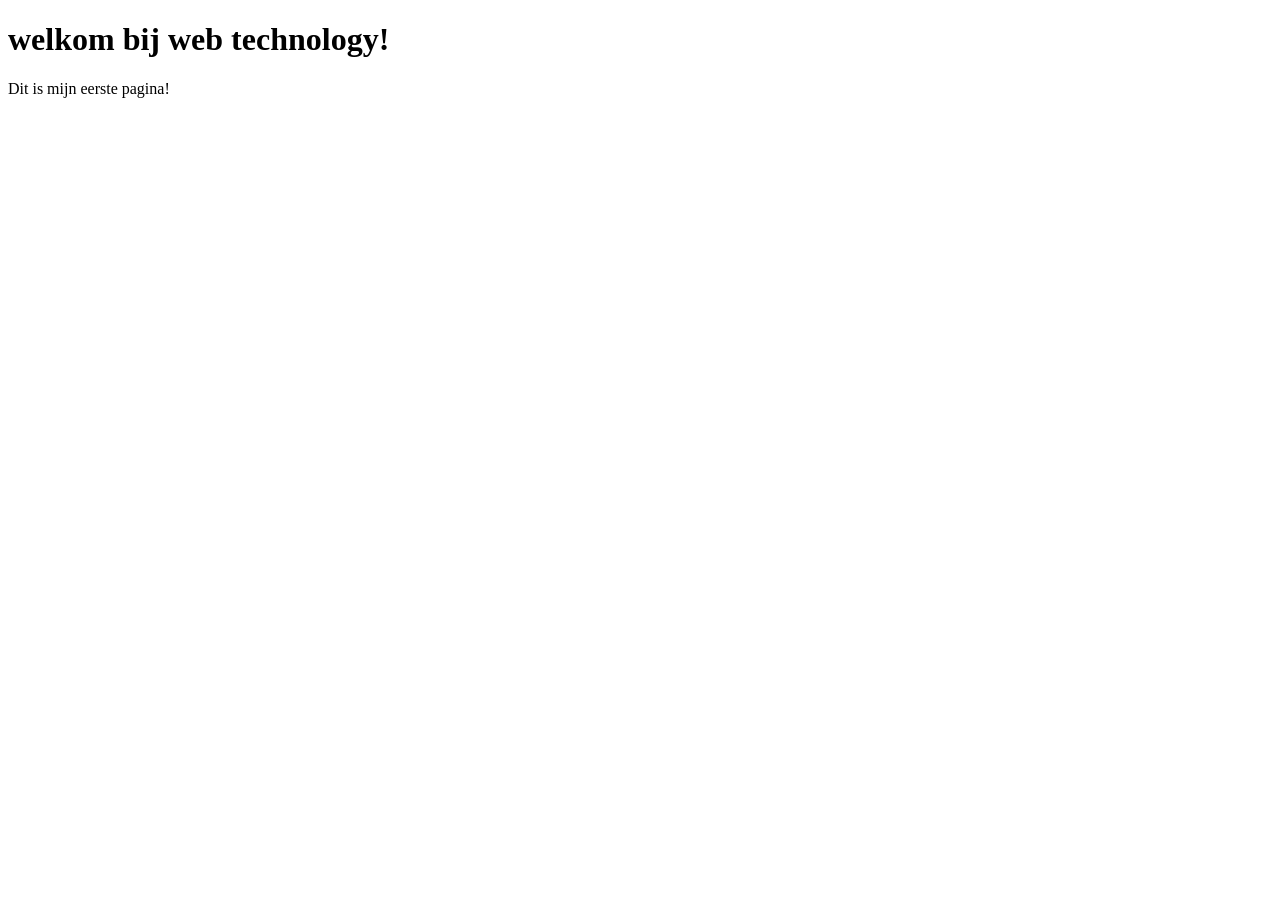
<file: webtech/labo-01/index.html>
<!DOCTYPE html>
<html lang="en">
<head>
    <meta charset="UTF-8">
    <meta name="viewport" content="width=device-width, initial-scale=1.0">
    <title>mijn eerste pagina</title>
</head>
<body>
    <h1>welkom bij web technology!</h1>
    <p>Dit is mijn eerste pagina!</p>
</body>
</html>
</file>
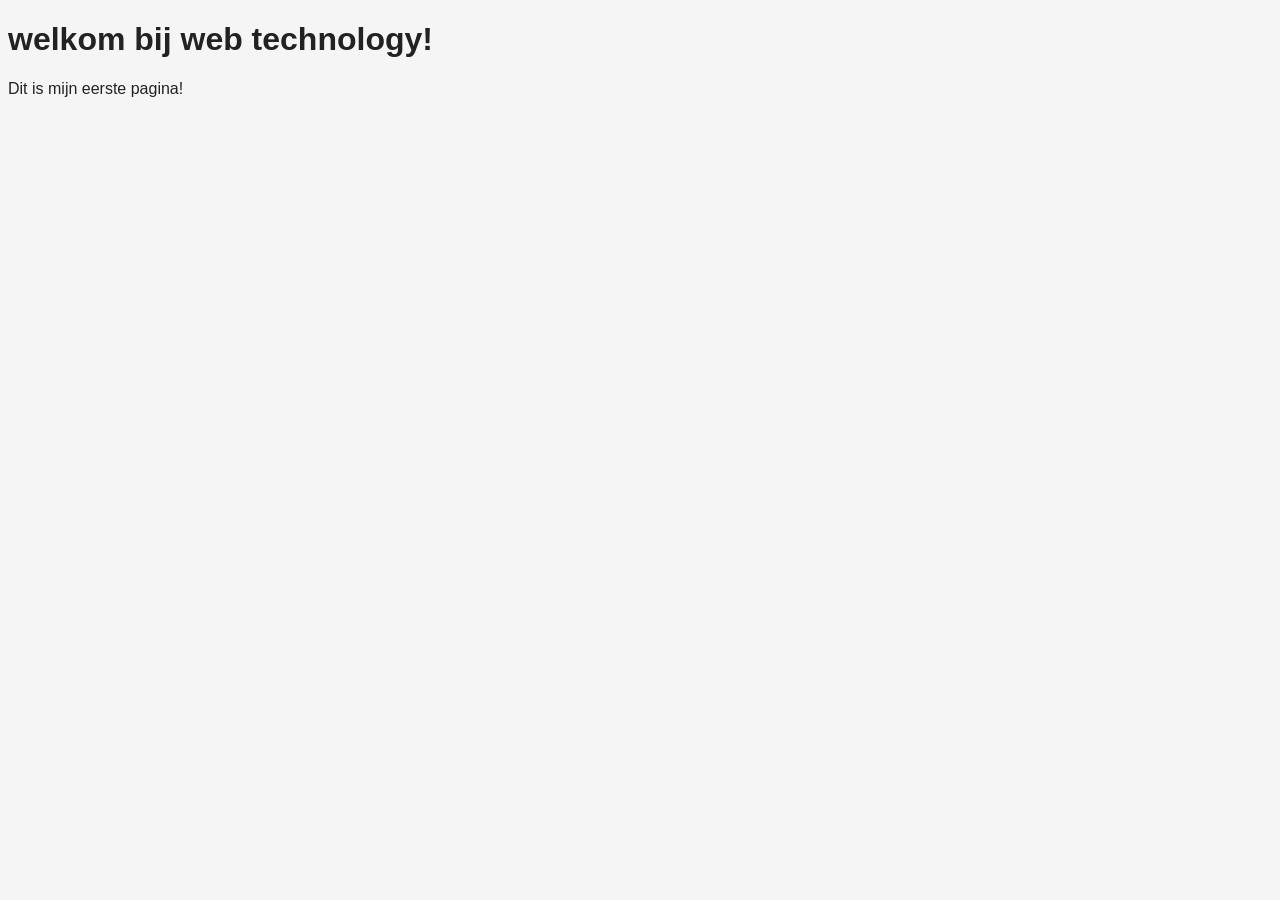
<file: webtech/site/index.html>
<!DOCTYPE html>
<html lang="en">
<head>

    <meta charset="UTF-8">
    <meta name="viewport" content="width=device-width, initial-scale=1.0">
    <title>mijn eerste pagina</title>
    <link rel="stylesheet" href="css/stijl.css">
</head>
<body>
    <h1>welkom bij web technology!</h1>
    <p>Dit is mijn eerste pagina!</p>
</body>
</html>
</file>
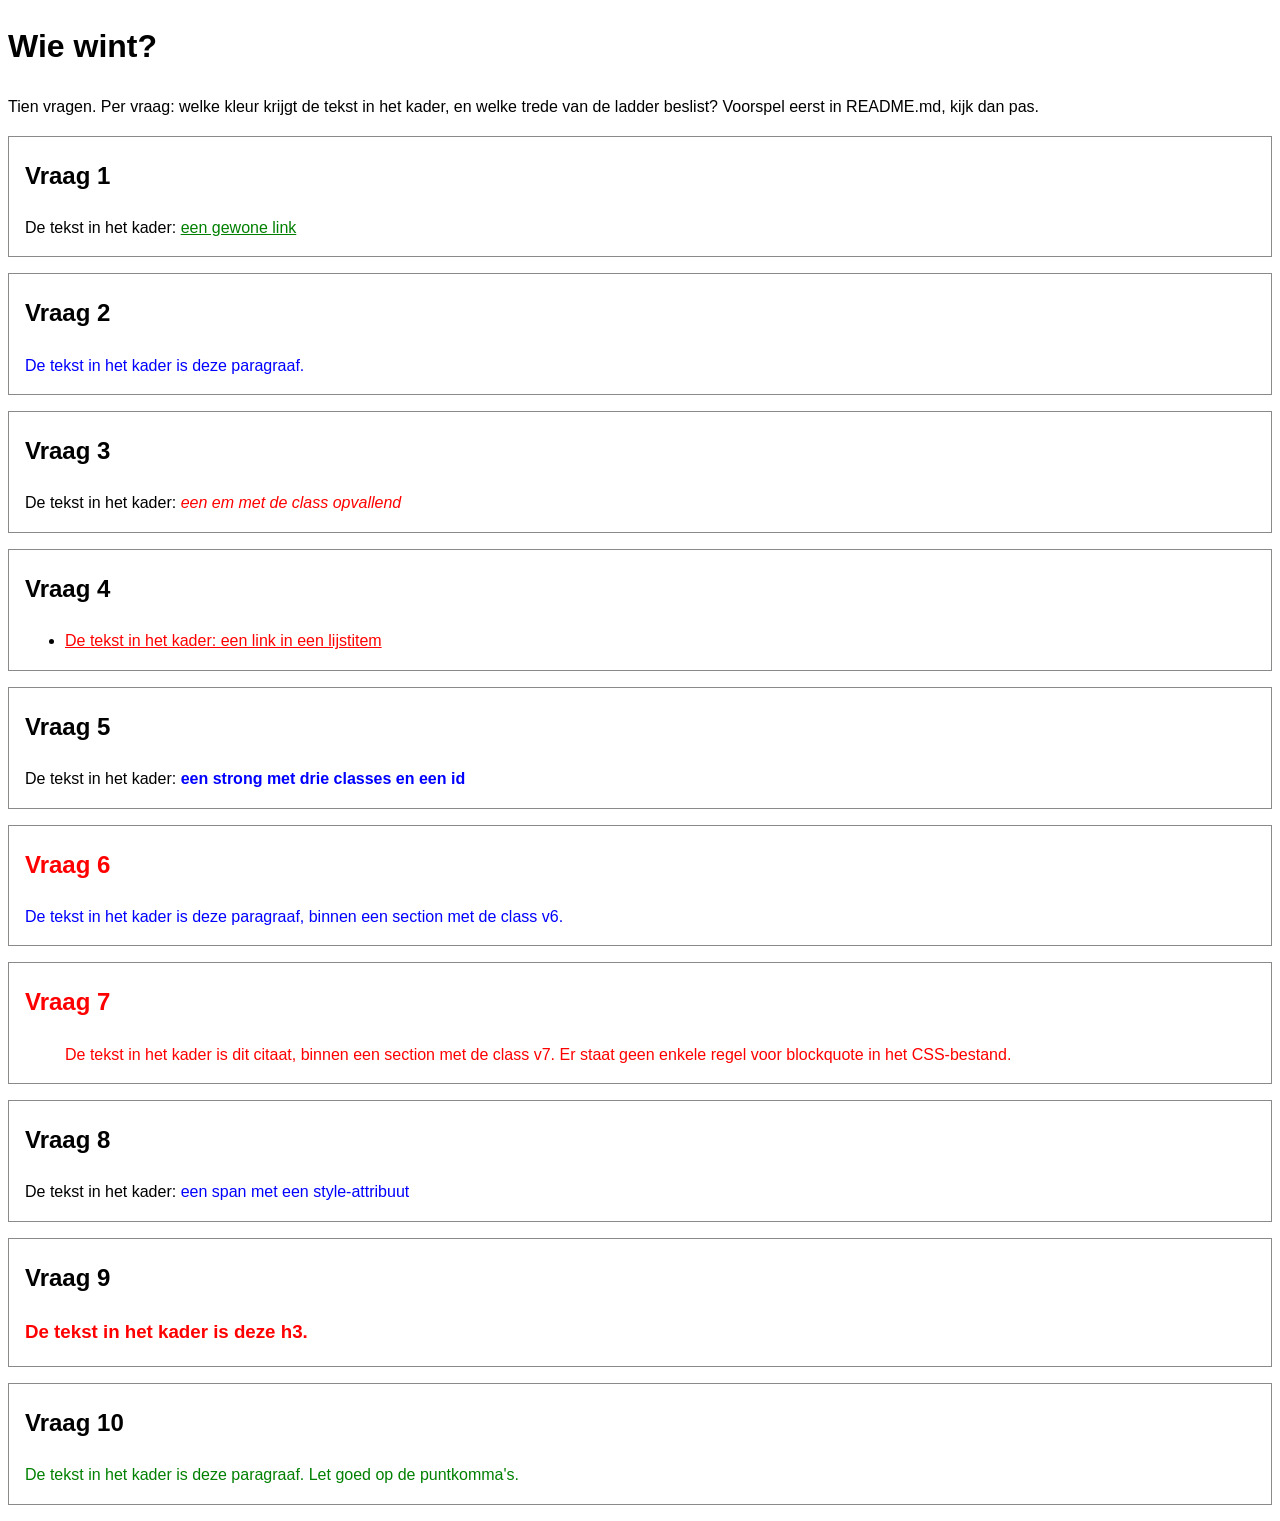
<file: webtech/labo-02/cascade/index.html>
<!-- index.html - oefening 3: voorspel, dan kijk. Wijzig dit bestand niet. -->
<!doctype html>
<html lang="nl">
  <head>
    <meta charset="utf-8">
    <meta name="viewport" content="width=device-width, initial-scale=1">
    <title>Wie wint? Tien vragen over de cascade</title>
    <link rel="stylesheet" href="css/stijl.css">
  </head>
  <body>
    <h1>Wie wint?</h1>
    <p>Tien vragen. Per vraag: welke kleur krijgt de tekst in het kader, en welke trede van de ladder beslist? Voorspel eerst in README.md, kijk dan pas.</p>

    <section class="vraag v1">
      <h2>Vraag 1</h2>
      <p>De tekst in het kader: <a href="#">een gewone link</a></p>
    </section>

    <section class="vraag v2">
      <h2>Vraag 2</h2>
      <p class="v2-tekst">De tekst in het kader is deze paragraaf.</p>
    </section>

    <section class="vraag v3">
      <h2>Vraag 3</h2>
      <p>De tekst in het kader: <em class="opvallend">een em met de class opvallend</em></p>
    </section>

    <section class="vraag v4">
      <h2>Vraag 4</h2>
      <ul>
        <li><a href="#">De tekst in het kader: een link in een lijstitem</a></li>
      </ul>
    </section>

    <section class="vraag v5">
      <h2>Vraag 5</h2>
      <p>De tekst in het kader: <strong class="een twee drie" id="v5-tekst">een strong met drie classes en een id</strong></p>
    </section>

    <section class="vraag v6">
      <h2>Vraag 6</h2>
      <p class="v6-tekst">De tekst in het kader is deze paragraaf, binnen een section met de class v6.</p>
    </section>

    <section class="vraag v7">
      <h2>Vraag 7</h2>
      <blockquote>De tekst in het kader is dit citaat, binnen een section met de class v7. Er staat geen enkele regel voor blockquote in het CSS-bestand.</blockquote>
    </section>

    <section class="vraag v8">
      <h2>Vraag 8</h2>
      <p>De tekst in het kader: <span class="v8-tekst" style="color: blue">een span met een style-attribuut</span></p>
    </section>

    <section class="vraag v9">
      <h2>Vraag 9</h2>
      <h3 class="v9-tekst">De tekst in het kader is deze h3.</h3>
    </section>

    <section class="vraag v10">
      <h2>Vraag 10</h2>
      <p class="v10-tekst">De tekst in het kader is deze paragraaf. Let goed op de puntkomma's.</p>
    </section>
  </body>
</html>
</file>
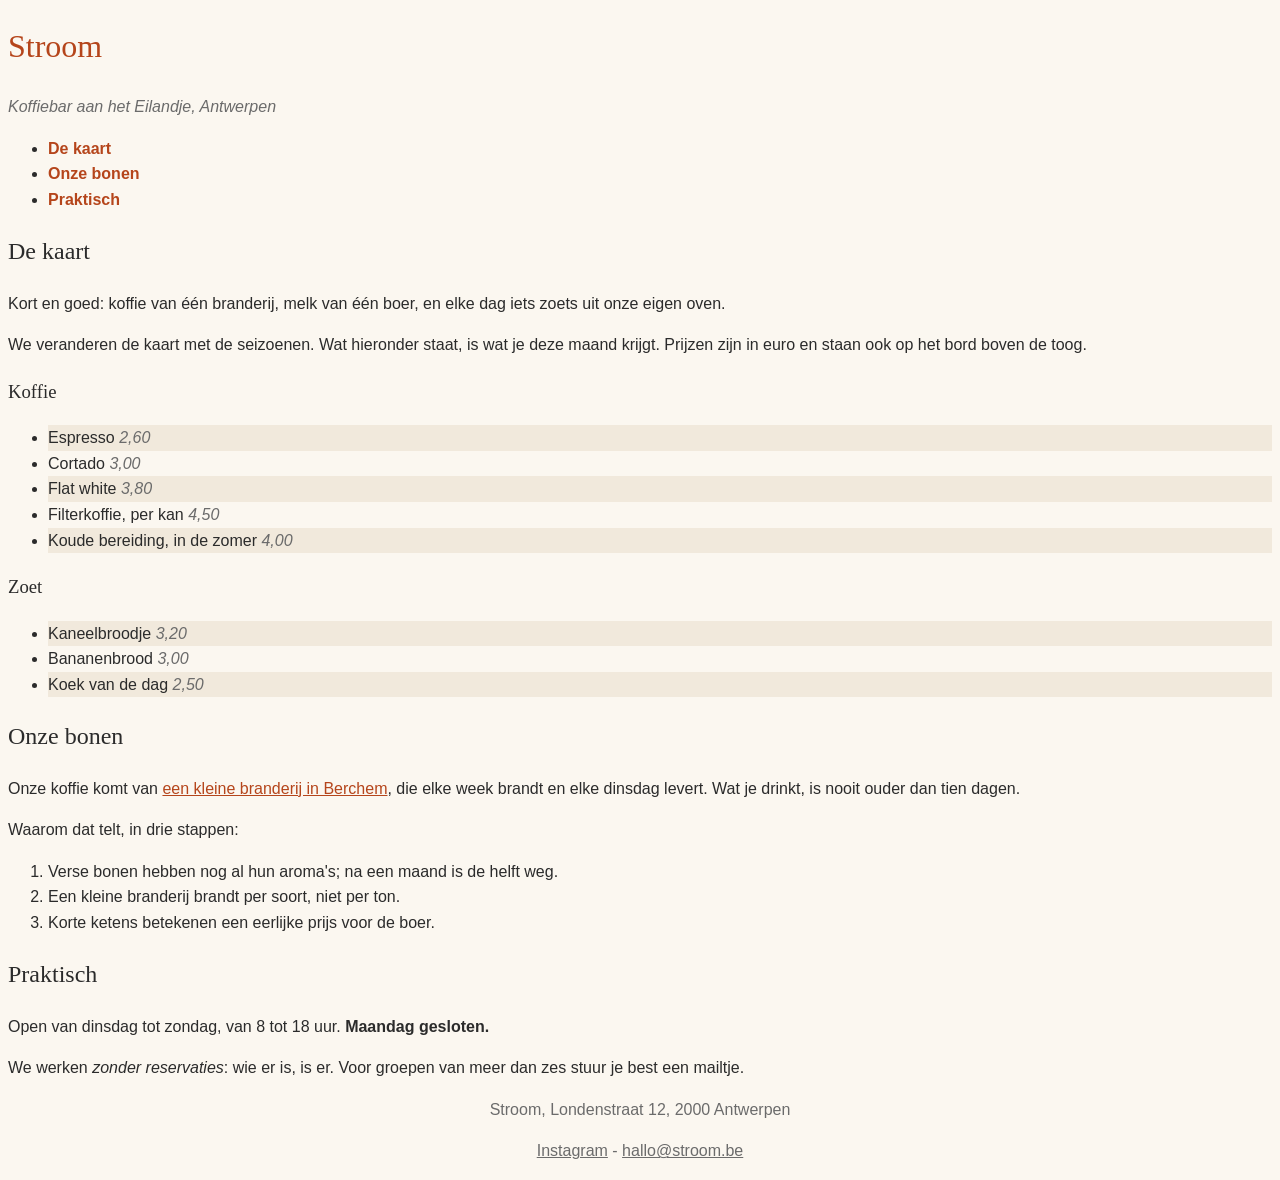
<file: webtech/labo-02/nabouw/index.html>
<!-- index.html - nabouw labo 2. Dit bestand mag je NIET wijzigen: geen class erbij, geen element verplaatst, geen style-attribuut. Jij schrijft css/stijl.css. -->
<!--
  Wat het screenshot niet kan tonen (hover en focus):
  - links in de navigatie: accentkleur, vet, geen onderstreping;
    bij hover en focus: inktkleur en onderstreept
  - links in main: accentkleur, onderstreept;
    bij hover en focus: papierkleur op een achtergrond in de accentkleur
  - links in de footer: gedempte kleur; bij hover en focus: accentkleur
-->
<!doctype html>
<html lang="nl">
  <head>
    <meta charset="utf-8">
    <meta name="viewport" content="width=device-width, initial-scale=1">
    <title>Stroom - koffiebar aan het Eilandje</title>
    <link rel="stylesheet" href="css/stijl.css">
  </head>
  <body>
    <header>
      <h1>Stroom</h1>
      <p class="slogan">Koffiebar aan het Eilandje, Antwerpen</p>
      <nav>
        <ul>
          <li><a href="#kaart">De kaart</a></li>
          <li><a href="#bonen">Onze bonen</a></li>
          <li><a href="#praktisch">Praktisch</a></li>
        </ul>
      </nav>
    </header>

    <main>
      <article>
        <h2 id="kaart">De kaart</h2>
        <p class="intro">Kort en goed: koffie van één branderij, melk van één boer, en elke dag iets zoets uit onze eigen oven.</p>
        <p>We veranderen de kaart met de seizoenen. Wat hieronder staat, is wat je deze maand krijgt. Prijzen zijn in euro en staan ook op het bord boven de toog.</p>

        <h3>Koffie</h3>
        <ul class="kaart">
          <li>Espresso <span class="prijs">2,60</span></li>
          <li>Cortado <span class="prijs">3,00</span></li>
          <li>Flat white <span class="prijs">3,80</span></li>
          <li>Filterkoffie, per kan <span class="prijs">4,50</span></li>
          <li>Koude bereiding, in de zomer <span class="prijs">4,00</span></li>
        </ul>

        <h3>Zoet</h3>
        <ul class="kaart">
          <li>Kaneelbroodje <span class="prijs">3,20</span></li>
          <li>Bananenbrood <span class="prijs">3,00</span></li>
          <li>Koek van de dag <span class="prijs">2,50</span></li>
        </ul>

        <h2 id="bonen">Onze bonen</h2>
        <p>Onze koffie komt van <a href="https://www.example.be">een kleine branderij in Berchem</a>, die elke week brandt en elke dinsdag levert. Wat je drinkt, is nooit ouder dan tien dagen.</p>
        <p>Waarom dat telt, in drie stappen:</p>
        <ol>
          <li>Verse bonen hebben nog al hun aroma's; na een maand is de helft weg.</li>
          <li>Een kleine branderij brandt per soort, niet per ton.</li>
          <li>Korte ketens betekenen een eerlijke prijs voor de boer.</li>
        </ol>

        <h2 id="praktisch">Praktisch</h2>
        <p>Open van dinsdag tot zondag, van 8 tot 18 uur. <strong>Maandag gesloten.</strong></p>
        <p>We werken <em>zonder reservaties</em>: wie er is, is er. Voor groepen van meer dan zes stuur je best een mailtje.</p>
      </article>
    </main>

    <footer>
      <p>Stroom, Londenstraat 12, 2000 Antwerpen</p>
      <p><a href="https://www.instagram.com">Instagram</a> - <a href="mailto:hallo@stroom.be">hallo@stroom.be</a></p>
    </footer>
  </body>
</html>
</file>
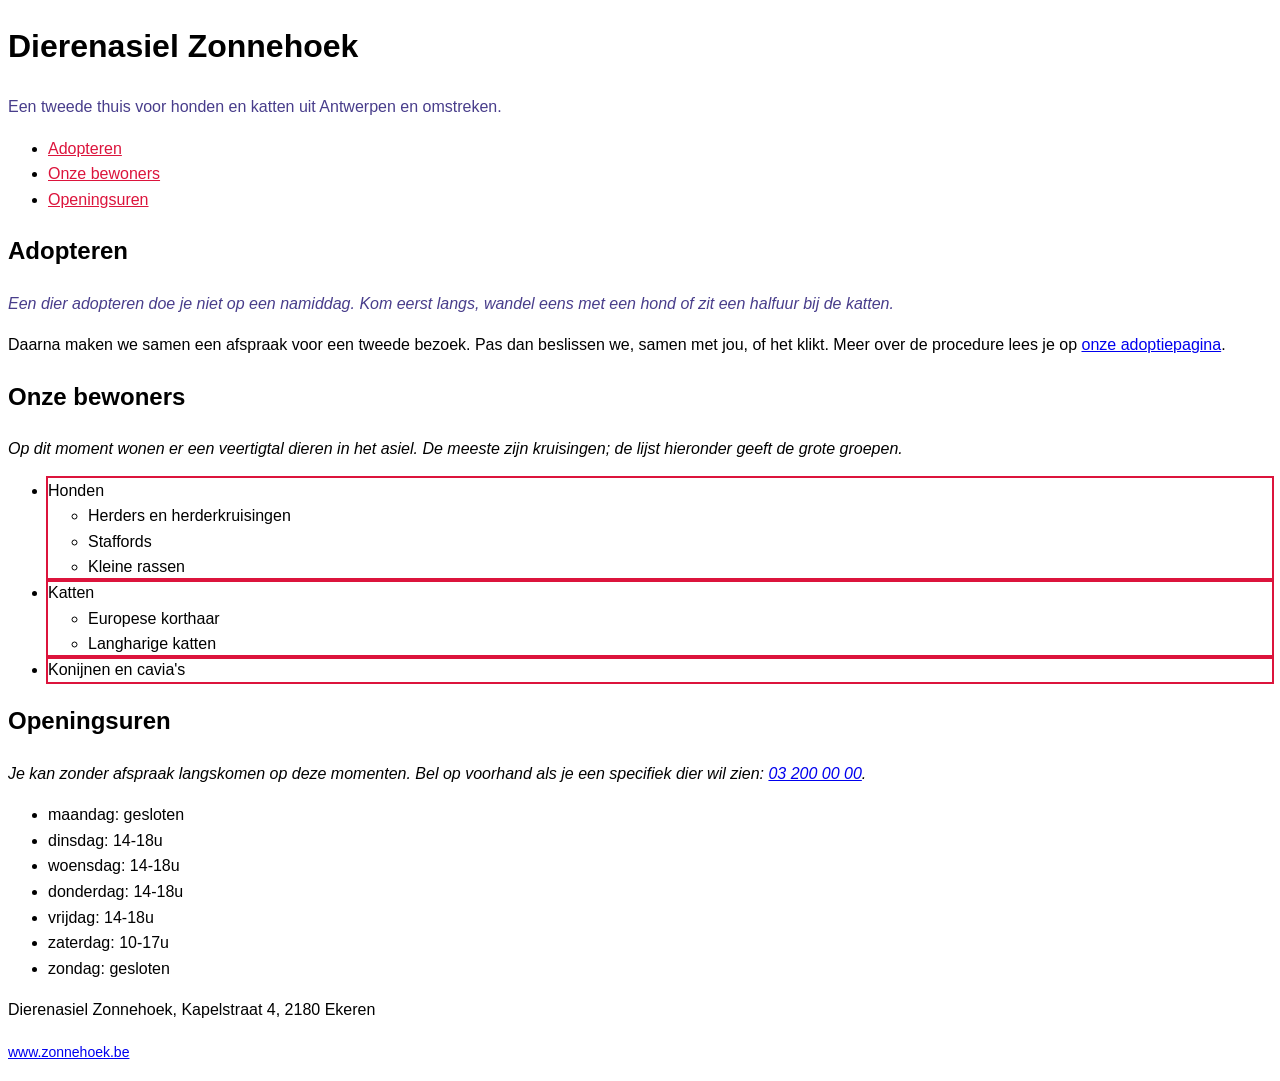
<file: webtech/labo-02/selectors/index.html>
<!-- index.html - oefening 2: selectors. Wijzig dit bestand niet; alles wat je nodig hebt, staat erin. -->
<!doctype html>
<html lang="nl">
  <head>
    <meta charset="utf-8">
    <meta name="viewport" content="width=device-width, initial-scale=1">
    <title>Dierenasiel Zonnehoek</title>
    <link rel="stylesheet" href="css/stijl.css">
  </head>
  <body>
    <header>
      <h1>Dierenasiel Zonnehoek</h1>
      <p class="slogan">Een tweede thuis voor honden en katten uit Antwerpen en omstreken.</p>
      <nav>
        <ul>
          <li><a href="#adopteren">Adopteren</a></li>
          <li><a href="#rassen">Onze bewoners</a></li>
          <li><a href="#uren">Openingsuren</a></li>
        </ul>
      </nav>
    </header>

    <main>
      <article>
        <h2 id="adopteren">Adopteren</h2>
        <p class="intro">Een dier adopteren doe je niet op een namiddag. Kom eerst langs, wandel eens met een hond of zit een halfuur bij de katten.</p>
        <p>Daarna maken we samen een afspraak voor een tweede bezoek. Pas dan beslissen we, samen met jou, of het klikt. Meer over de procedure lees je op <a href="https://www.zonnehoek.be/adoptie">onze adoptiepagina</a>.</p>

        <h2 id="rassen">Onze bewoners</h2>
        <p>Op dit moment wonen er een veertigtal dieren in het asiel. De meeste zijn kruisingen; de lijst hieronder geeft de grote groepen.</p>
        <ul class="rassen">
          <li>Honden
            <ul>
              <li>Herders en herderkruisingen</li>
              <li>Staffords</li>
              <li>Kleine rassen</li>
            </ul>
          </li>
          <li>Katten
            <ul>
              <li>Europese korthaar</li>
              <li>Langharige katten</li>
            </ul>
          </li>
          <li>Konijnen en cavia's</li>
        </ul>

        <h2 id="uren">Openingsuren</h2>
        <p>Je kan zonder afspraak langskomen op deze momenten. Bel op voorhand als je een specifiek dier wil zien: <a href="tel:+3232000000">03 200 00 00</a>.</p>
        <ul class="uren">
          <li>maandag: gesloten</li>
          <li>dinsdag: 14-18u</li>
          <li>woensdag: 14-18u</li>
          <li>donderdag: 14-18u</li>
          <li>vrijdag: 14-18u</li>
          <li>zaterdag: 10-17u</li>
          <li>zondag: gesloten</li>
        </ul>
      </article>
    </main>

    <footer>
      <p>Dierenasiel Zonnehoek, Kapelstraat 4, 2180 Ekeren</p>
      <p><a href="https://www.zonnehoek.be">www.zonnehoek.be</a></p>
    </footer>
  </body>
</html>
</file>
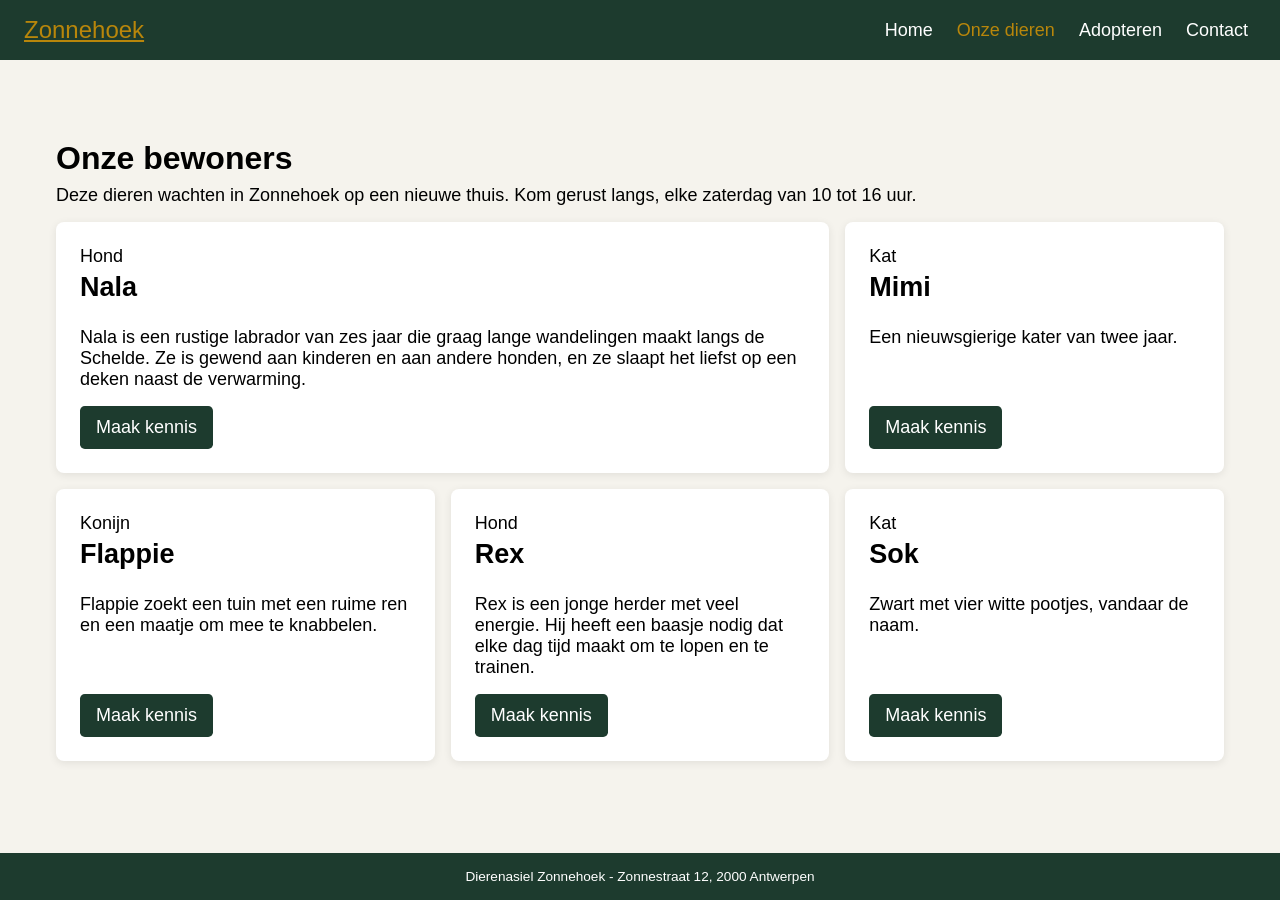
<file: webtech/labo-04/dierenasiel/index.html>
<!doctype html>
<html lang="nl">
<head>
  <meta charset="utf-8">
  <meta name="viewport" content="width=device-width, initial-scale=1">
  <title>Labo 4 - Dierenasiel Zonnehoek</title>
  <link rel="stylesheet" href="css/reset.css">
  <link rel="stylesheet" href="css/stijl.css">
</head>
<body>
  <!-- Do not change this file. Write your CSS in css/stijl.css.
       Not visible in the screenshot: on :hover and :focus the links in the
       navigation get an underline, and a button turns dark (#2b2b2b). -->
  <header>
    <a class="logo" href="index.html">Zonnehoek</a>
    <nav>
      <ul>
        <li><a href="index.html">Home</a></li>
        <li><a href="dieren.html" class="actief">Onze dieren</a></li>
        <li><a href="adopteren.html">Adopteren</a></li>
        <li><a href="contact.html">Contact</a></li>
      </ul>
    </nav>
  </header>
  <main>
    <h1>Onze bewoners</h1>
    <p class="intro">Deze dieren wachten in Zonnehoek op een nieuwe thuis. Kom gerust langs, elke zaterdag van 10 tot 16 uur.</p>
    <ul class="kaarten">
      <li class="kaart uitgelicht">
        <p class="soort">Hond</p>
        <h2>Nala</h2>
        <p class="beschrijving">Nala is een rustige labrador van zes jaar die graag lange wandelingen maakt langs de Schelde. Ze is gewend aan kinderen en aan andere honden, en ze slaapt het liefst op een deken naast de verwarming.</p>
        <a class="knop" href="#">Maak kennis</a>
      </li>
      <li class="kaart">
        <p class="soort">Kat</p>
        <h2>Mimi</h2>
        <p class="beschrijving">Een nieuwsgierige kater van twee jaar.</p>
        <a class="knop" href="#">Maak kennis</a>
      </li>
      <li class="kaart">
        <p class="soort">Konijn</p>
        <h2>Flappie</h2>
        <p class="beschrijving">Flappie zoekt een tuin met een ruime ren en een maatje om mee te knabbelen.</p>
        <a class="knop" href="#">Maak kennis</a>
      </li>
      <li class="kaart">
        <p class="soort">Hond</p>
        <h2>Rex</h2>
        <p class="beschrijving">Rex is een jonge herder met veel energie. Hij heeft een baasje nodig dat elke dag tijd maakt om te lopen en te trainen.</p>
        <a class="knop" href="#">Maak kennis</a>
      </li>
      <li class="kaart">
        <p class="soort">Kat</p>
        <h2>Sok</h2>
        <p class="beschrijving">Zwart met vier witte pootjes, vandaar de naam.</p>
        <a class="knop" href="#">Maak kennis</a>
      </li>
    </ul>
  </main>
  <footer>
    <p>Dierenasiel Zonnehoek - Zonnestraat 12, 2000 Antwerpen</p>
  </footer>
</body>
</html>
</file>
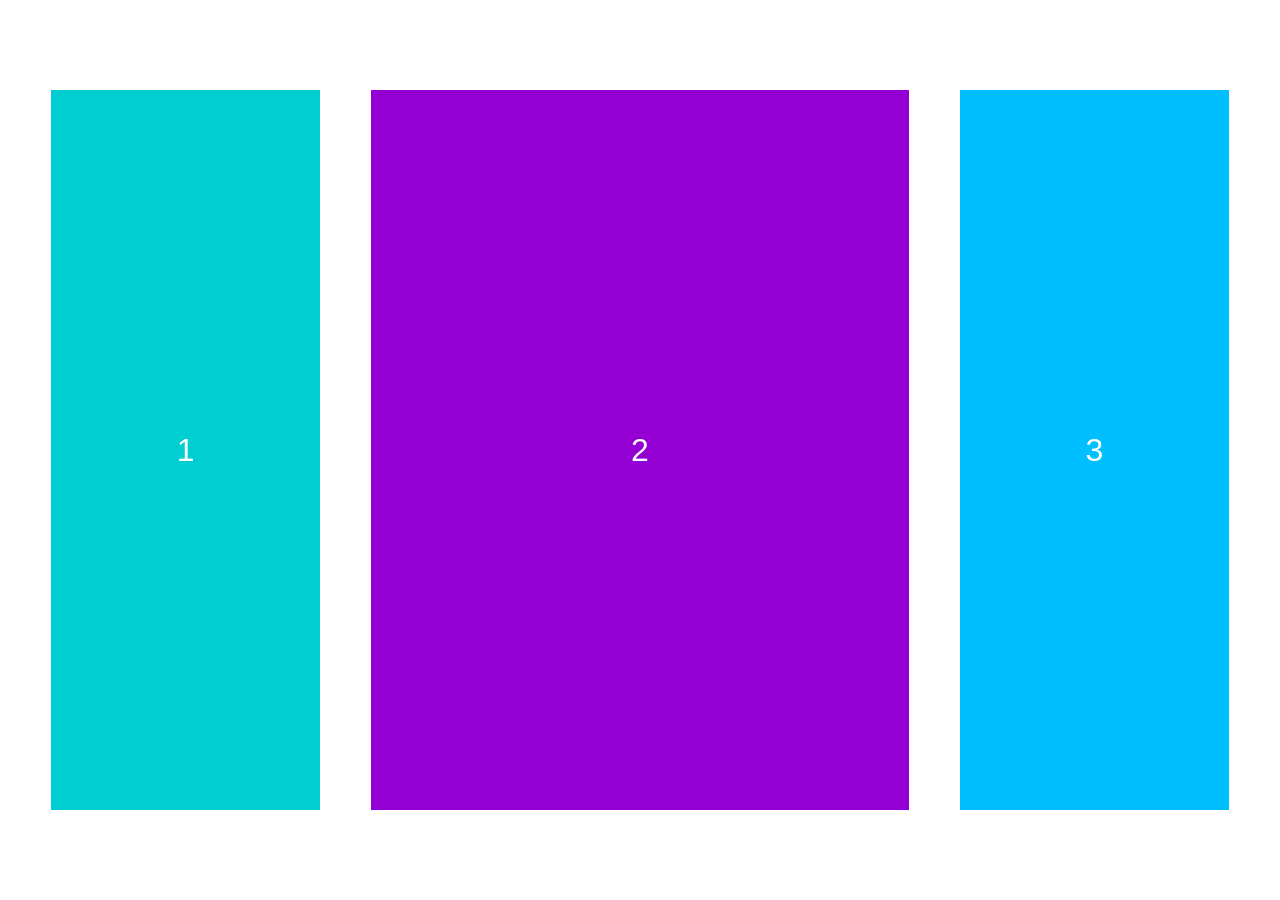
<file: webtech/labo-04/kolommen/index.html>
<!doctype html>
<html lang="nl">
<head>
  <meta charset="utf-8">
  <meta name="viewport" content="width=device-width, initial-scale=1">
  <title>Labo 4 - Drie kolommen</title>
  <link rel="stylesheet" href="css/reset.css">
  <link rel="stylesheet" href="css/stijl.css">
</head>
<body>
  <!-- Do not change this file. Write your CSS in css/stijl.css. -->
  <main>
    <div>1</div>
    <div>2</div>
    <div>3</div>
  </main>
</body>
</html>
</file>
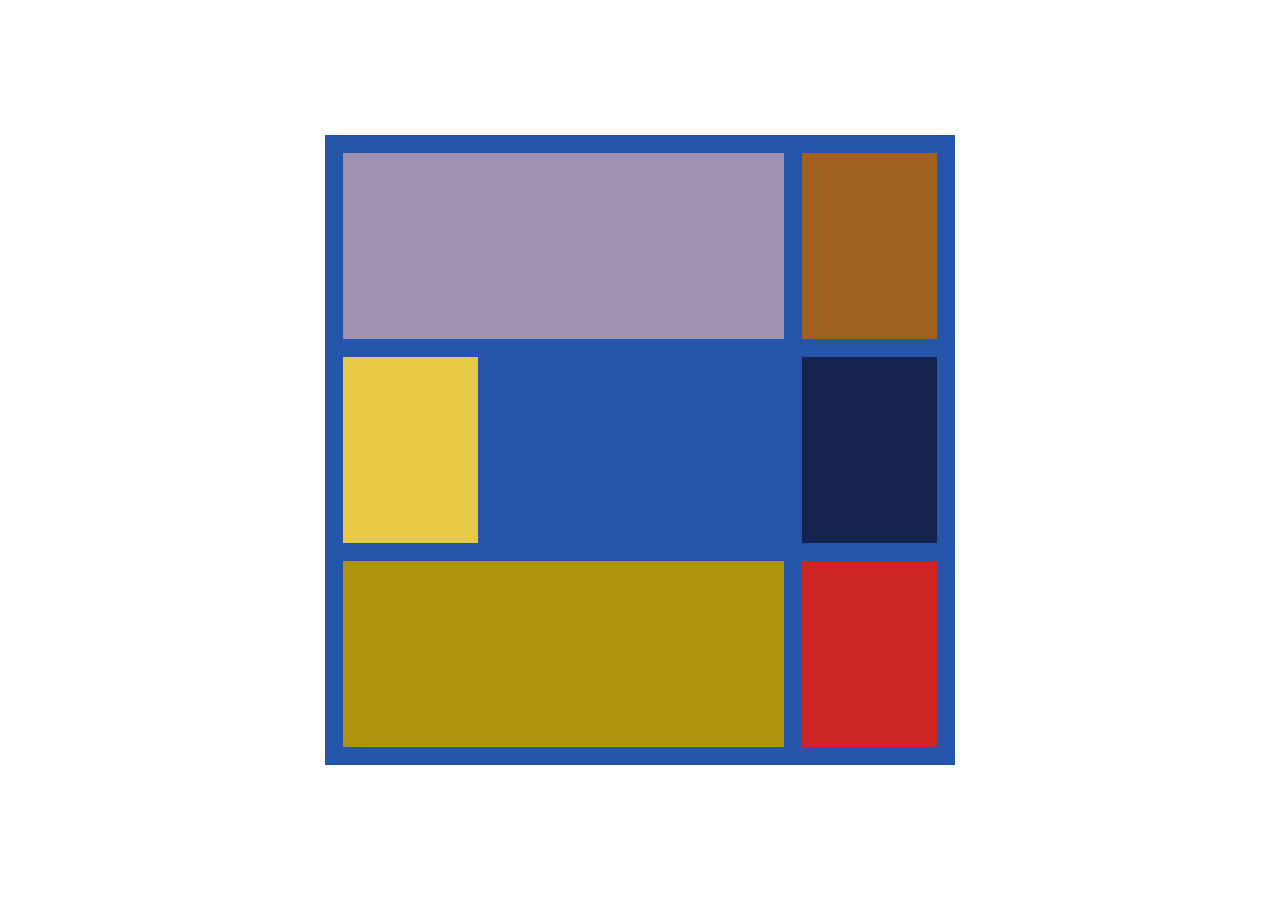
<file: webtech/labo-04/mondriaan/index.html>
<!doctype html>
<html lang="nl">
<head>
  <meta charset="utf-8">
  <meta name="viewport" content="width=device-width, initial-scale=1">
  <title>Labo 4 - Mondriaan</title>
  <link rel="stylesheet" href="css/reset.css">
  <link rel="stylesheet" href="css/stijl.css">
</head>
<body>
  <!-- Do not change this file. Write your CSS in css/stijl.css. -->
  <main class="schilderij">
    <div class="lila"></div>
    <div class="bruin"></div>
    <div class="geel"></div>
    <div class="marine"></div>
    <div class="olijf"></div>
    <div class="rood"></div>
  </main>
</body>
</html>
</file>
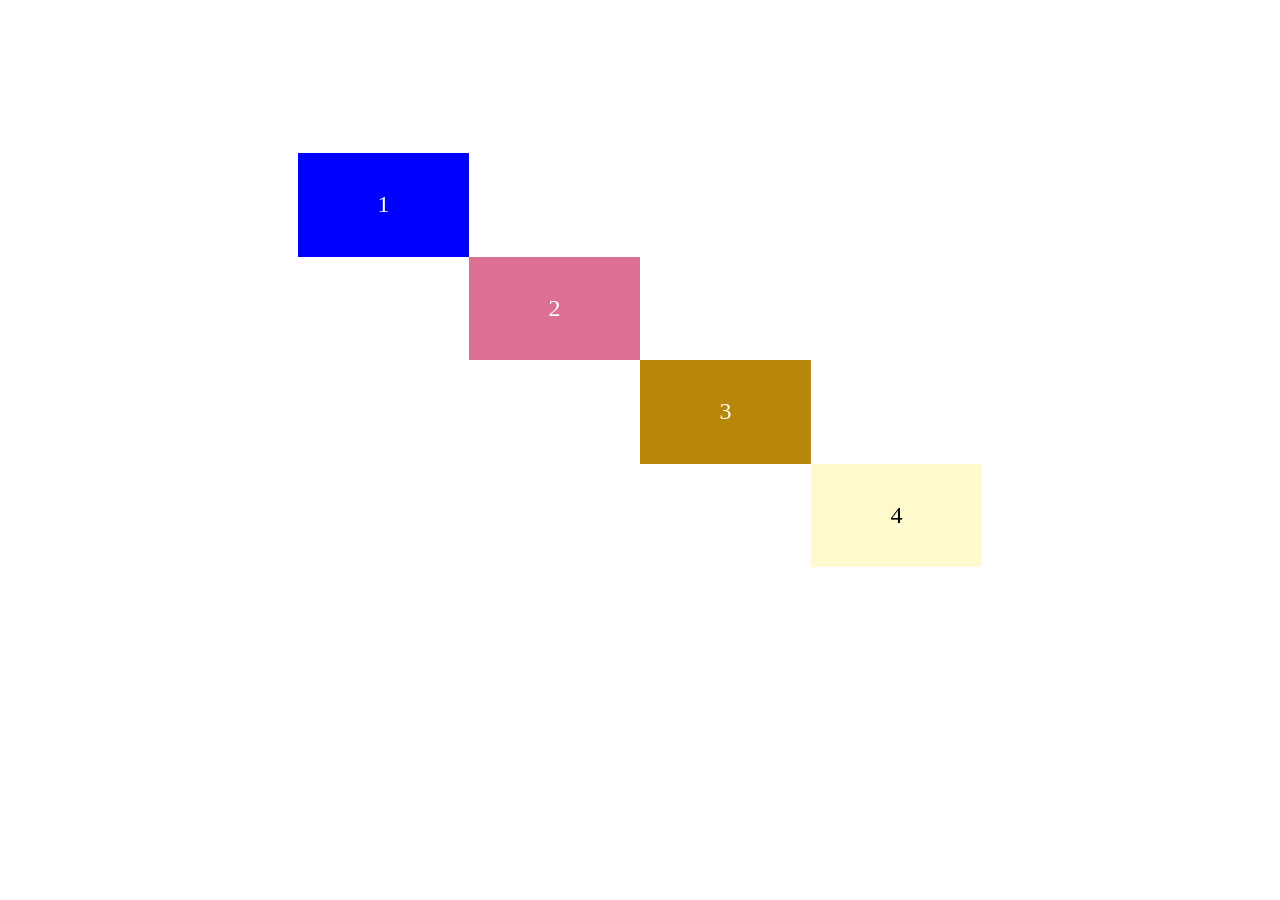
<file: webtech/labo-04/trap/index.html>
<!doctype html>
<html lang="nl">
<head>
  <meta charset="utf-8">
  <meta name="viewport" content="width=device-width, initial-scale=1">
  <title>Labo 4 - Trap</title>
  <link rel="stylesheet" href="css/reset.css">
  <link rel="stylesheet" href="css/stijl.css">
</head>
<body>
  <!-- Do not change this file. Write your CSS in css/stijl.css. -->
  <main class="trap">
    <div class="trede">1</div>
    <div class="trede">2</div>
    <div class="trede">3</div>
    <div class="trede">4</div>
  </main>
</body>
</html>
</file>
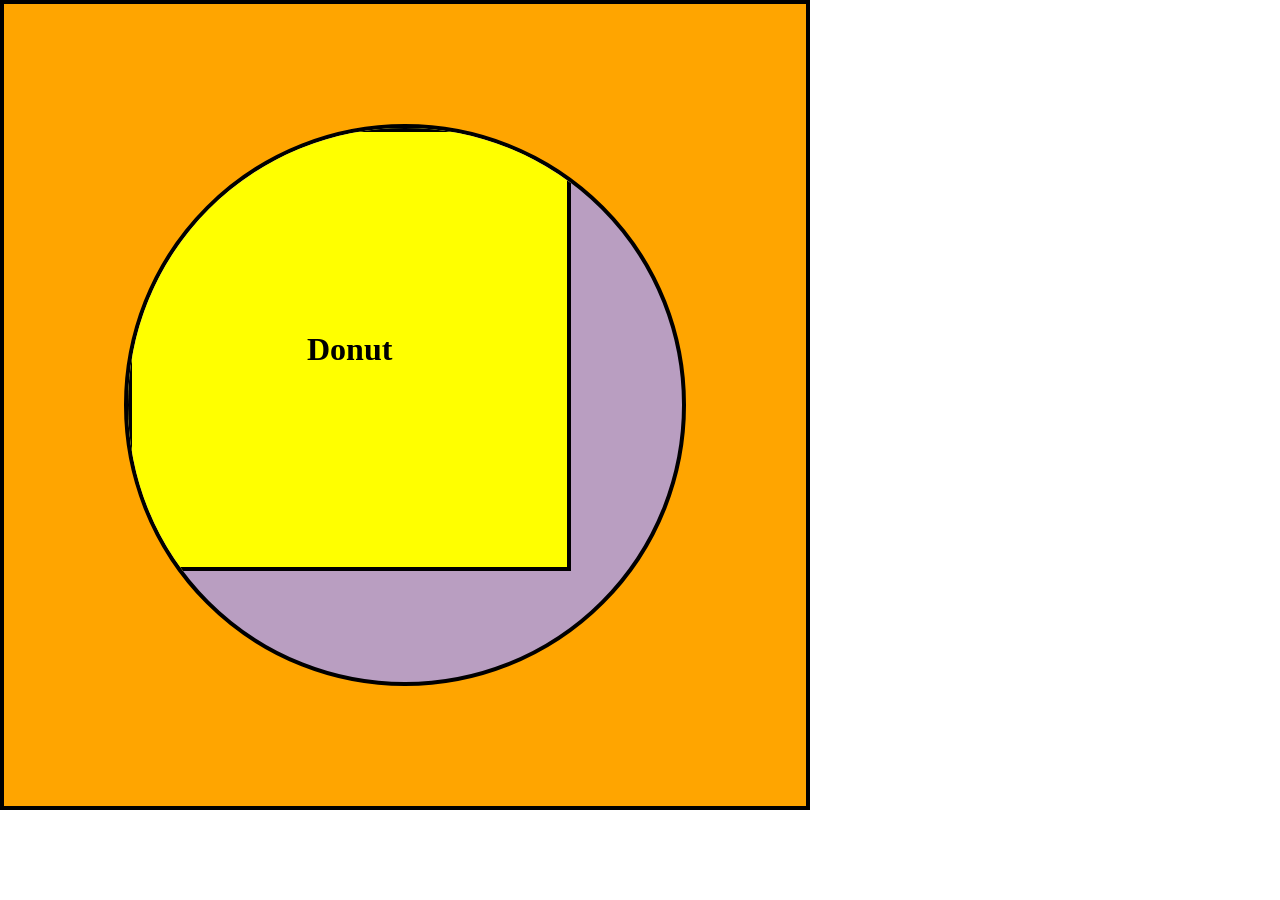
<file: webtech/labo-3/donut/index.html>
<!doctype html>
<html lang="en">
<head>
  <meta charset="utf-8">
  <meta name="viewport" content="width=device-width, initial-scale=1">
  <title>Labo 3 - Donut</title>
  <link rel="stylesheet" href="css/reset.css">
  <link rel="stylesheet" href="css/stijl.css">
</head>
<body>
  <!-- Do not change this file. Write your CSS in css/stijl.css. -->
  <main>
    <div>
      <h1>Donut</h1>
    </div>
  </main>
</body>
</html>
</file>
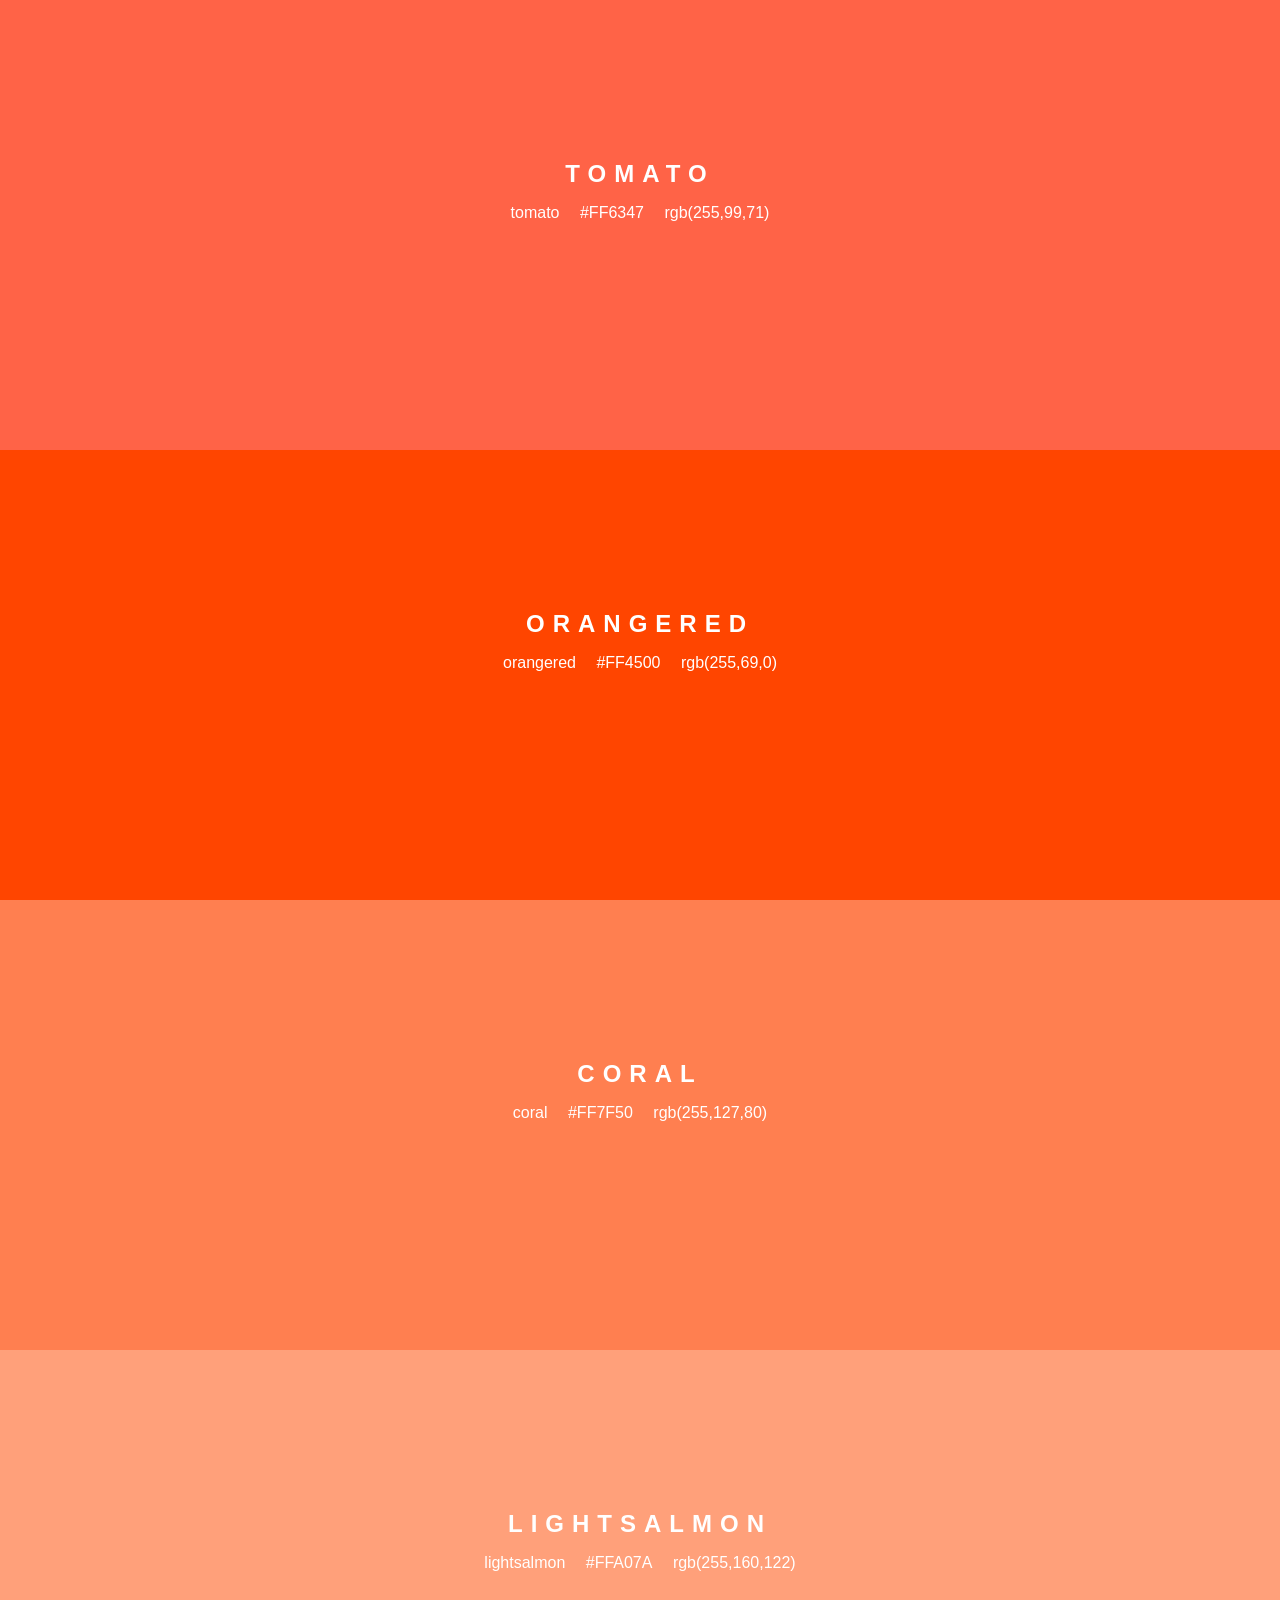
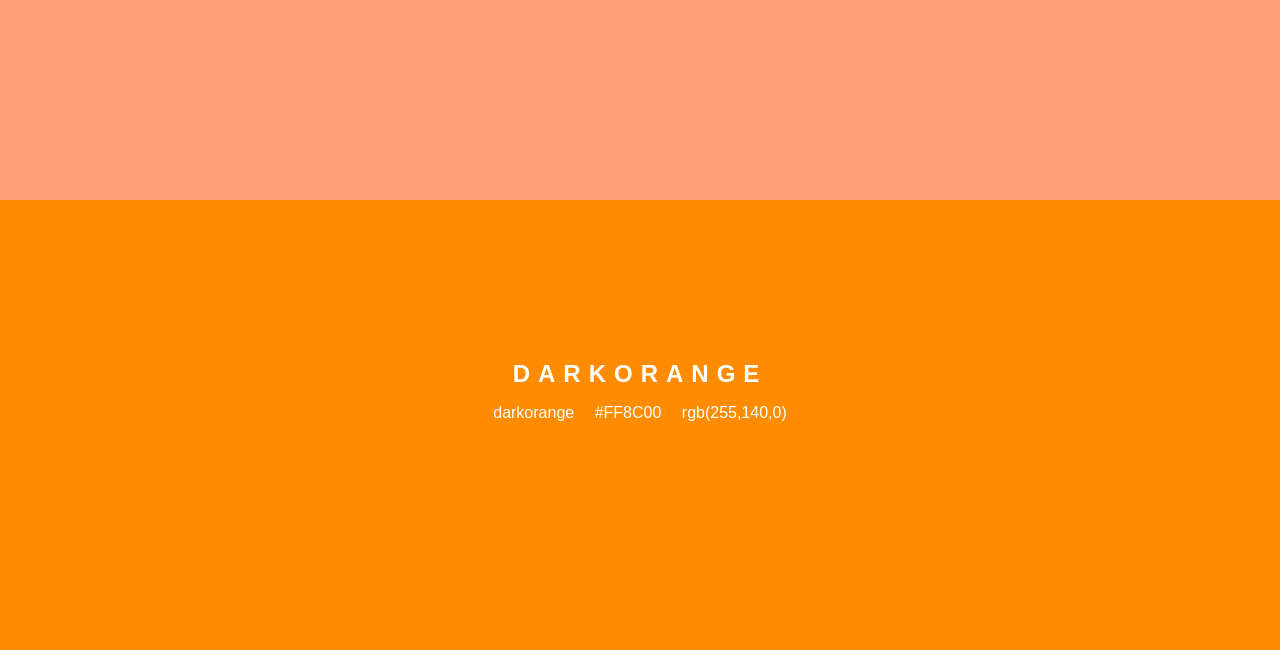
<file: webtech/labo-3/kleuren/index.html>
<!doctype html>
<html lang="en">
<head>
  <meta charset="utf-8">
  <meta name="viewport" content="width=device-width, initial-scale=1">
  <title>Labo 3 - Kleurenstalen</title>
  <link rel="stylesheet" href="css/reset.css">
  <link rel="stylesheet" href="css/stijl.css">
</head>
<body>
  <!-- Do not change this file. Write your CSS in css/stijl.css. -->
  <ul>
    <li class="tomato">
      <h2>TOMATO</h2>
      <p class="codes"><span>tomato</span> <span>#FF6347</span> <span>rgb(255,99,71)</span></p>
    </li>
    <li class="orangered">
      <h2>ORANGERED</h2>
      <p class="codes"><span>orangered</span> <span>#FF4500</span> <span>rgb(255,69,0)</span></p>
    </li>
    <li class="coral">
      <h2>CORAL</h2>
      <p class="codes"><span>coral</span> <span>#FF7F50</span> <span>rgb(255,127,80)</span></p>
    </li>
    <li class="lightsalmon">
      <h2>LIGHTSALMON</h2>
      <p class="codes"><span>lightsalmon</span> <span>#FFA07A</span> <span>rgb(255,160,122)</span></p>
    </li>
    <li class="darkorange">
      <h2>DARKORANGE</h2>
      <p class="codes"><span>darkorange</span> <span>#FF8C00</span> <span>rgb(255,140,0)</span></p>
    </li>
  </ul>
</body>
</html>
</file>
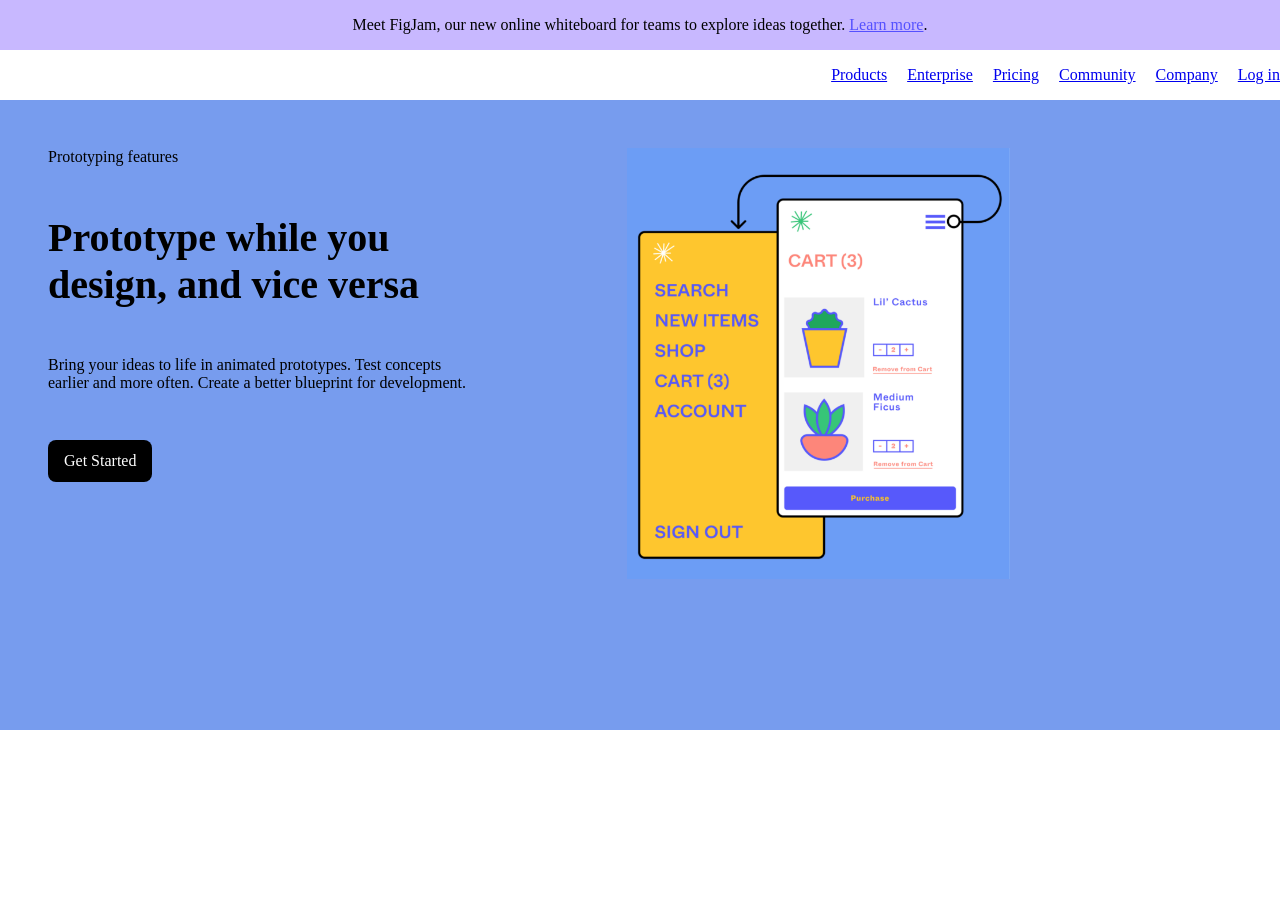
<file: webtech/labo-3/landing/index.html>
<!doctype html>
<html lang="en">
<head>
  <meta charset="utf-8">
  <meta name="viewport" content="width=device-width, initial-scale=1">
  <title>Labo 3 - Landingspagina</title>
  <link rel="stylesheet" href="css/reset.css">
  <link rel="stylesheet" href="css/stijl.css">
</head>
<body>
  <!-- Do not change this file. Write your CSS in css/stijl.css.
       Not visible in the screenshot: on :hover and :focus the links in the
       banner and in the navigation get an underline, and the button turns
       dark grey (#333333) instead of black. -->
  <div class="banner">
    <p>Meet FigJam, our new online whiteboard for teams to explore ideas together. <a href="#">Learn more</a>.</p>
  </div>
  <header>
    <nav>
      <ul>
        <li><a href="#">Products</a></li>
        <li><a href="#">Enterprise</a></li>
        <li><a href="#">Pricing</a></li>
        <li><a href="#">Community</a></li>
        <li><a href="#">Company</a></li>
        <li><a href="#">Log in</a></li>
      </ul>
    </nav>
  </header>
  <main>
    <article>
      <p class="bovenkop">Prototyping features</p>
      <h1>Prototype while you design, and vice versa</h1>
      <p>Bring your ideas to life in animated prototypes. Test concepts earlier and more often. Create a better blueprint for development.</p>
      <a href="#" class="knop">Get Started</a>
    </article><!-- no whitespace between these two tags: see syllabus 3.7 --><div class="afbeelding">
      <img src="afbeeldingen/prototype.png" alt="Prototype of a plant shop: a yellow menu panel next to a white cart screen">
    </div>
  </main>
</body>
</html>
</file>
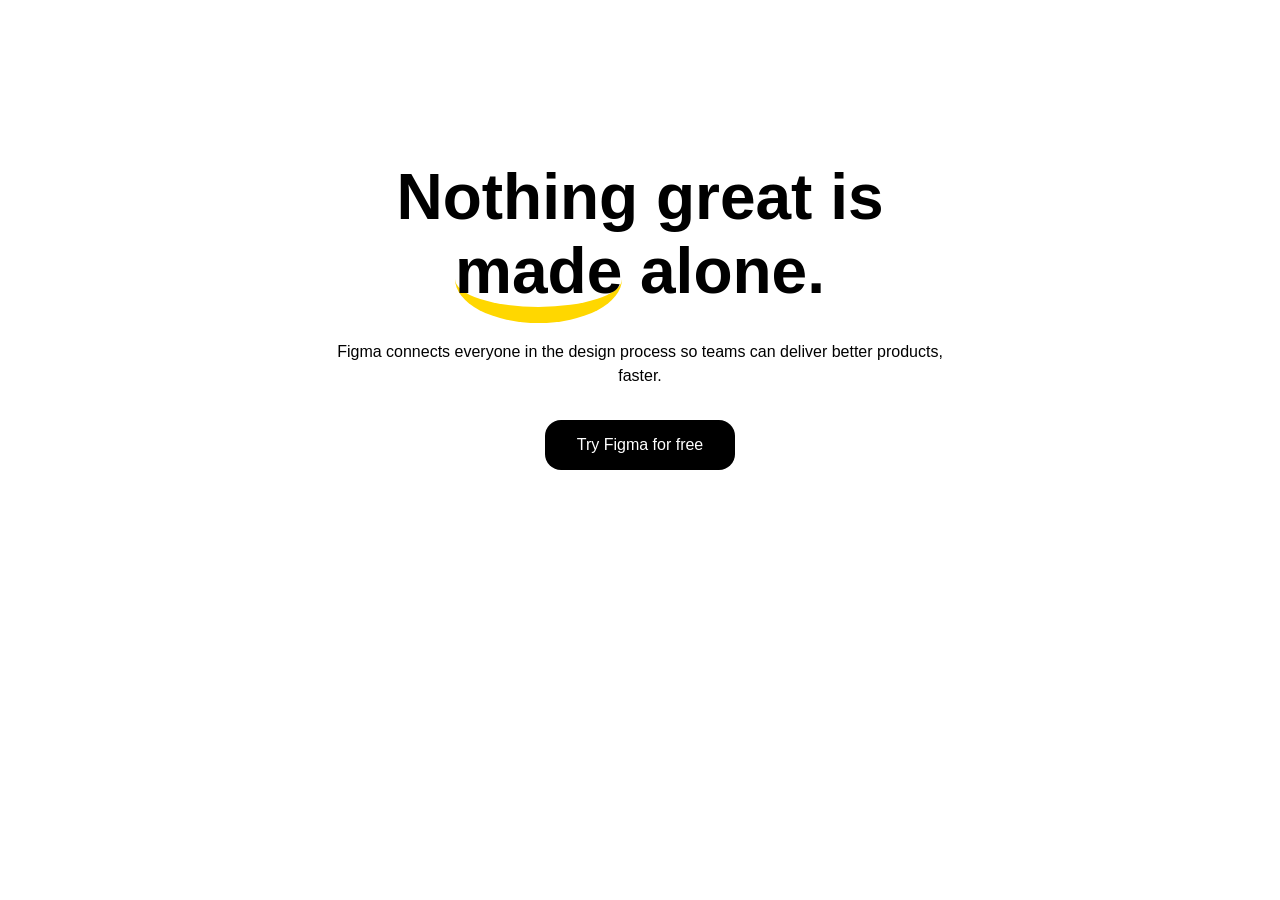
<file: webtech/labo-3/slogan/index.html>
<!doctype html>
<html lang="en">
<head>
  <meta charset="utf-8">
  <meta name="viewport" content="width=device-width, initial-scale=1">
  <title>Labo 3 - Slogan</title>
  <link rel="stylesheet" href="css/reset.css">
  <link rel="stylesheet" href="css/stijl.css">
</head>
<body>
  <!-- Do not change this file. Write your CSS in css/stijl.css.
       Not visible in the screenshot: on :hover and :focus the button turns
       dark grey (#333333) instead of black. -->
  <h2>Nothing great is <span>made</span> alone.</h2>
  <p>Figma connects everyone in the design process so teams can deliver better products, faster.</p>
  <a href="https://www.figma.com">Try Figma for free</a>
</body>
</html>
</file>
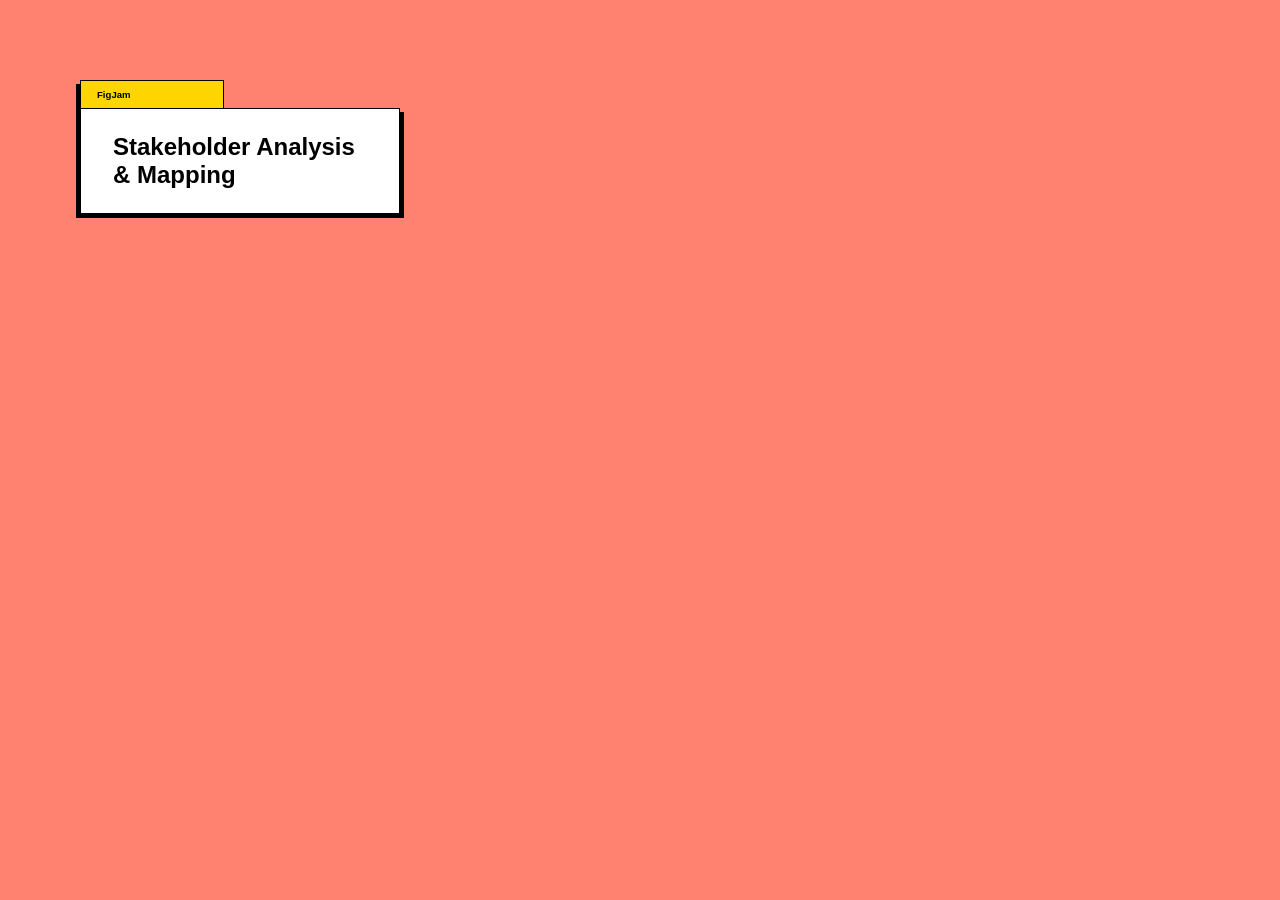
<file: webtech/labo-3/tabblad/index.html>
<!doctype html>
<html lang="en">
<head>
  <meta charset="utf-8">
  <meta name="viewport" content="width=device-width, initial-scale=1">
  <title>Labo 3 - Tabblad</title>
  <link rel="stylesheet" href="css/reset.css">
  <link rel="stylesheet" href="css/stijl.css">
</head>
<body>
  <!-- Do not change this file. Write your CSS in css/stijl.css. -->
  <h1>FigJam</h1>
  <h2>Stakeholder Analysis &amp; Mapping</h2>
</body>
</html>
</file>
<file: webtech/site/css/stijl.css>
:root {
    --achtergrond: #f5f5f5;
    --tekst: #222222;
    --accent: #336699;
    --lettertype: Arial, sans-serif;
    --basismaat: 1rem;
}
body {
    background-color: var(--achtergrond);
    color: var(--tekst);
    font-family: var(--lettertype);
    font-size: var(--basismaat);
}
nav a {
    color: var(--accent);
    text-decoration: none;
}

nav a:hover,
nav a:focus {
    text-decoration: underline;
}
</file>
<file: webtech/labo-02/cascade/css/stijl.css>
/* stijl.css - oefening 3: voorspel, dan kijk. Wijzig dit bestand niet. */

/* Opmaak van de pagina zelf; doet niet mee in de vragen. */
body {
  font-family: Verdana, sans-serif;
  line-height: 1.6;
}

.vraag {
  border: 1px solid #8a8a89;
  padding: 0 1rem;
  margin-bottom: 1rem;
}

/* ---- vraag 1 ---- */
a {
  color: green;
}

/* ---- vraag 2 ---- */
.v2-tekst {
  color: red;
}

.v2-tekst {
  color: blue;
}

/* ---- vraag 3 ---- */
.opvallend {
  color: red;
}

em {
  color: blue;
}

/* ---- vraag 4 ---- */
.v4 > a {
  color: green;
}

.v4 a {
  color: red;
}

/* ---- vraag 5 ---- */
.een.twee.drie {
  color: red;
}

#v5-tekst {
  color: blue;
}

/* ---- vraag 6 ---- */
.v6 {
  color: red;
}

.v6-tekst {
  color: blue;
}

/* ---- vraag 7 ---- */
.v7 {
  color: red;
}

/* ---- vraag 8 ---- */
.v8-tekst {
  color: red;
}

/* ---- vraag 9 ---- */
h3 {
  color: red !important;
}

.v9-tekst {
  color: blue;
}

/* ---- vraag 10 ---- */
.v10-tekst {
  color: green;
  font-size: 1.5rem
  color: blue;
}
</file>
<file: webtech/labo-02/nabouw/css/stijl.css>
:root {
     --papier: #fbf7f0;
    --inkt: #2b2b2b;
    --gedempt: #6b6b6b;
    --accent: #b5451b;
    --zebra: #f1e9dc;
}
body { 
    background-color: var(--papier);
    color: var(--inkt);
    font-family: Verdana, sans-serif;
    font-size: 1rem;
    line-height: 1.6;
}
h1,
h2,
h3 {
    font-family: Georgia, serif;
    font-weight: normal;
}
h1 {
    color: var(--accent);
}
.slogan {
    color: var(--gedempt);
    font-style: italic;
}
nav a {
    color: var(--accent);
    font-weight: bold;
    text-decoration: none;
}
.kaart li:nth-child(odd) {
    background-color: var(--zebra);
}
.prijs {
    color: var(--gedempt);
    font-style: italic;
}
article a {
    color: var(--accent);
}
a:hover,
a:focus {
    color: var(--inkt);
}
footer {
    color: var(--gedempt);
    text-align: center;
}

footer a {
    color: var(--gedempt);
}
</file>
<file: webtech/labo-02/selectors/css/stijl.css>
/* stijl.css - oefening 2: selectors schrijven en lezen */

/* Schrijf onder elke opdracht de regel met de selector die precies die
   elementen raakt. Gebruik de declaratie die erbij staat, zodat je in de
   browser meteen ziet wat je raakte. Voeg niets toe aan index.html. */

body {
  font-family: Verdana, sans-serif;
  line-height: 1.6;
}

/* 1. alle links in de navigatie -> color: crimson; */
nav a {
      color:crimson;
}

/* 2. alleen de paragrafen in de footer -> font-size: 0.875rem; */
footer a { 
      font-size : 0.875rem; 
}

/* 3. alleen de lijstitems van het BUITENSTE niveau in de lijst met de class
      rassen (dus niet de items van de binnenlijsten) -> outline: 2px solid crimson;
      (outline tekent een kader rond precies het element dat je raakte; de
      property zelf komt in hoofdstuk 3) */
.rassen > li {
      outline: 2px solid crimson;
}

/* 4. de paragraaf die onmiddellijk na elke h2 komt -> font-style: italic; */
h2 +p {
      font-style: italic;
}

/* 5. elk oneven item in de lijst met openingsuren -> background-color: #f1e9dc; */
.openingsuren li:nth-child(odd) {
      background-color: #f1e9dc ;
}

/* 6. het laatste item in de lijst met openingsuren -> color: crimson; */
.openingsuren li:last-child{
      color: crimson
}

/* 7. de slogan en de intro tegelijk, in één regel -> color: darkslateblue; */
.slogan, .intro {
      color: darkslateblue;
}

/* 8. elke link in main wanneer de muis erover gaat OF wanneer ze focus heeft
      -> background-color: yellow; */
main a :hover, main  a :focus{
      background-color: yellow;
}


/* ---- Lezen: welke elementen raken deze vijf selectors? Schrijf het antwoord
   in één zin per selector in README.md. Verander hier niets. ---- */

/* a. header nav ul li a */
/* b. article > p */
/* c. .uren li:nth-child(3) */
/* d. h2 ~ p */
/* e. .rassen li:first-child */
</file>
<file: webtech/labo-04/dierenasiel/css/stijl.css>
/* stijl.css - labo 4, dierenasiel (reset.css is linked before this file) */

/* === tokens === */
:root {

}

/* === your rules === */

* {
    box-sizing: border-box;
}

html, body {
    margin: 0;
    padding: 0;
}

body {
    background-color: #f5f3ed;
    font-family: Arial, sans-serif;
    font-size: 18px;
    min-height: 100vh;
    display: flex;
    flex-direction: column;
}
header {
    display: flex;
    justify-content: space-between;
    align-items: center;
    background-color: #1d3b2e;
    padding: 1rem 1.5rem;
}

.logo {
    color: darkgoldenrod;
    font-size: 1.5rem;
}
nav ul {
    display: flex;
    gap: 0.5rem;
    list-style-type: none;
    margin: 0;
    padding: 0;
}

nav a {
    color: white;
    text-decoration: none;
    font-family: Verdana, Geneva, Tahoma, sans-serif;
    padding: 0.5rem;
    border-radius: 0.5rem;
}

.actief,
nav a:hover,
nav a:focus {
    color: darkgoldenrod;
}

main {
    width: 100%;
    max-width: 1200px;
    margin: 0 auto;
    padding: 5rem 1rem 0rem ;
    flex: 1;
}

h1 {
    margin-top: 0;
    margin-bottom: 0.5rem;
    font-size: 2rem;
}

main ul {
    display: grid;
    grid-template-columns: repeat(3, 1fr);
    gap: 1rem;
    list-style-type: none;
    padding: 0;
    margin-top: 1rem;
}

.kaart {
    background-color: white;
    padding: 1.5rem;
    border-radius: 0.5rem;
    box-shadow: 0 2px 8px #00000015;
    min-height: 230px;

    display: flex;
    flex-direction: column;
}

.kaart:first-child {
    grid-column: 1 / 3;
}

.kaart h2 {
    margin-top: 0.3rem;
    margin-bottom: 1rem;
}

.kaart .beschrijving {
    margin-top: 0.5rem;
    margin-bottom: 1rem;
}

.knop {
    display: inline-block;
    background-color: #1d3b2e;
    color: white;
    padding: 0.7rem 1rem;
    border-radius: 0.3rem;
    text-decoration: none;
    font-family: Verdana, Geneva, Tahoma, sans-serif;
}

.kaart .knop {
    margin-top: auto;
    align-self: flex-start;
}

footer {
    background-color: #1d3b2e;
    color: white;
    text-align: center;
    padding: 1rem;
    font-size: 0.85rem;
}
</file>
<file: webtech/labo-04/kolommen/css/stijl.css>
/* stijl.css - labo 4, kolommen (reset.css is linked before this file) */

/* === tokens === */
:root {


}



/* === your rules === */

main{
display: flex;
height: 100vh;
padding: 10vh 4vw;
gap: 4vw;


}

div {
display: flex;
justify-content: center;
align-items: center;
color:white;
font-size: 2rem;
font-family: Arial, Helvetica, sans-serif;

}



div:nth-child(1){
    background-color: darkturquoise;
flex:1;

}

div:nth-child(2){
    background-color: darkviolet;
    flex:2;

}
div:nth-child(3){
    background-color: deepskyblue;
    flex: 1;
}
</file>
<file: webtech/labo-04/mondriaan/css/stijl.css>
/* stijl.css - labo 4, mondriaan (reset.css is linked before this file) */

/* === tokens === */
:root {
--blauw: #2554ab;
--lila: #a090af;
--bruin: #a16122;
--geel:#e7c948;
--marine:#13234e;
--olijf: #ae9310;
--rood: #cd2424;
--lijn:2vh;

}

/* === your rules === */

.schilderij{
    height: 70vh;
    width: 70vh;
    background-color: #2554ab;
    margin: 15vh auto;
    display: grid;
    grid-template-columns: 1fr 1fr 1fr 1fr;
    grid-template-rows: repeat(3, 1fr);
    padding: 2vh;
    gap: 2vh;
}
.lila{
    background-color: #a090af;
    grid-column: 1/4;
    grid-row: 1;
}
.bruin{
    background-color: #a16122;
    grid-column:4/5 ;
    grid-row: 1;
}
.geel{
    background-color: #e7c948;
    grid-column: 1/2;
    grid-row: 2;
}
.marine{
    background-color:#13234e ;
    grid-column: 4/5;
    grid-row: 2;
}
.olijf{
    background-color: #ae9310;
    grid-column: 1/4;
    grid-row: 3;
}
.rood{
    background-color: #cd2424;
    grid-column: 4/5 ;
    grid-row: 3;
}
</file>
<file: webtech/labo-04/trap/css/stijl.css>
/* stijl.css - labo 4, trap (reset.css is linked before this file) */

/* === tokens === */
:root {

}

/* === your rules === */
main{
    display: grid;
    height: 50vh;
    width: 80vh;
    background-color: white;
    margin: 15vh auto;
    grid-template-columns: 1fr 1fr 1fr 1fr;
    grid-template-rows: repeat(4, 1fr);
    padding: 2vh;
    gap: 0;
    align-items: stretch;
}
div:nth-child(1){
    display: flex;
    background-color: blue;
    grid-column: 1/2;
    grid-row: 1;
    color:white;
    align-items: center;
    justify-content:center;
    font-size:1.5rem ;
}
div:nth-child(2){
    display: flex;
    background-color: palevioletred;
    grid-column: 2/3;
    grid-row: 2;
    color: white;
    align-items: center;
    justify-content: center;
    font-size:1.5rem ;
}
div:nth-child(3){
    display: flex;
    background-color: darkgoldenrod;
    grid-column: 3/4;
    grid-row: 3;
    color:white;
    align-items: center;
    justify-content: center;
    font-size:1.5rem ;
}
div:nth-child(4){
    display: flex;
    background-color: lemonchiffon;
    grid-column: 4/5;
    grid-row: 4;
    color:black;
    align-items: center;
    justify-content: center;
    font-size:1.5rem ;

    
}
</file>
<file: webtech/labo-3/donut/css/stijl.css>
/* stijl.css - labo 3, donut (reset.css is linked before this file) */

/* === tokens === */
:root { 
--kleur-orange: orange;
--kleur-yellow: yellow;
--kleur-paars: #b99ec1;
--kleur-black: black;

}

/* === your rules === */
body{
text-align: center;
}

main {
    width: 90vh;
    height: 90vh;
    background-color: orange;
    display: flex;
    justify-content: center;
    align-items: center;
border: 0.25rem solid black;
}

main div{
     border-radius: 50%;
     overflow: hidden;
     background-color: #b99ec1;
     width: 70%;
     height: 70%;
     display: flex;
     border: 0.25rem solid black;
}

h1{
    background-color: yellow;
    width: 80%;
height: 80%;
margin: 0%s;
display:flex;
justify-content: center;
align-items:center;
border: 0.25rem solid black;
}
</file>
<file: webtech/labo-3/kleuren/css/stijl.css>
/* stijl.css - labo 3, kleuren (reset.css is linked before this file) */

/* === tokens === */
:root {
    --kleur-tomato: tomato;
--kleur-orangered: orangered;
--kleur-coral: coral;
--kleur-coral: lightsalmon;

}

/* === your rules === */ 
body{
    font-family: Arial, Helvetica, sans-serif;
    text-align: center;
    color: white;
    background-color: black;
}
ul {
    list-style: none;
    margin: 0;
    padding: 0;

}

li { 
    height: 50vh;
    padding-top : 10rem;
}

h2{
    letter-spacing: 0.5rem;
    margin-bottom: 1rem;
}

span{
    margin: 0 0.5rem 
}

.tomato {
    background-color: tomato;
}
.orangered {
    background-color: orangered;
}
.coral {
    background-color:  coral;
}
.lightsalmon {
    background-color: lightsalmon;

}
.darkorange { 
    background-color: darkorange;
}
</file>
<file: webtech/labo-3/landing/css/stijl.css>
/* stijl.css - labo 3, landing (reset.css is linked before this file) */

/* === tokens === */
:root {
    --kleur-banner: #c8b8ff;
    --kleur-link: #5551ff;
    --kleur-hero: #779cee;
    --kleur-tekst: black;
    --kleur-knop: black;
    --kleur-knop-tekst: white;
}

/* === your rules === */
body{
    margin:0;
}

.banner{
    background-color: var(--kleur-banner);
    padding: 1rem;

    text-align: center;
}
.banner a {
    color: var(--kleur-link);
}
nav {
    text-align: right;
}
nav li{
    display: inline-block;
    margin-left: 1rem;
}
main {
    background-color: var(--kleur-hero);
    min-height: 70vh;
    padding: 3rem;
    display: flex;
}
main h1 {
    font-size: 2.5rem;
    font-weight: bold;
}
.knop {
    display: inline-block;
    background-color: black;
    color: white;
    padding: 0.75rem 1rem;
    border-radius: 0.5rem;
    text-decoration: none;
}

main article {
    display: block;
}
main img {
    width: 50%;
    height: auto;
    margin-left: 10rem;
}
main article p {
    margin-bottom: 3rem;
}

main article h1 {
    margin-bottom: 3rem;
}
</file>
<file: webtech/labo-3/slogan/css/stijl.css>
/* stijl.css - labo 3, slogan (reset.css is linked before this file) */

/* === tokens === */
:root {
--kleur-tekst: #282827;
--kleur-geel:#fccc00;

}

/* === your rules === */
body{
    font-family: Arial, Helvetica, sans-serif;
    text-align: center;
    max-width: 40rem;
margin: 0 auto;
padding-top: 10rem;

}

h2{
    font-size: 4rem;
    margin-bottom: 2rem;
}

h2 span {
    border-bottom: 1rem solid gold;
    border-radius:50%;
}

p{ 
    margin-bottom: 2rem;
    line-height: 1.5;
}
a{
    display: inline-block;
    background-color: black;
    color:white;
    padding: 1rem 2rem;
    border-radius:1rem;
    text-decoration: none;
    
}
</file>
<file: webtech/labo-3/tabblad/css/stijl.css>
/* stijl.css - labo 3, tabblad (reset.css is linked before this file) */

/* === tokens === */
:root {
--kleur-achtergrond: #ff816f;
--kleur-tablad: #ffd500;
--kleur-kaart: white;
--kleur-randen-en-schaduwen: black;
}

/* === your rules === */
body{
    background-color: #ff816f;
padding: 5rem;

}

h1{
background-color: #ffd500;
width: 9rem;
border: 0.1rem solid black;
border-bottom: 0;
padding: 0.5rem 1rem;
font-size: 0.6rem;
margin: 0;
font-family: Arial, Helvetica, sans-serif;
box-shadow: -0.25rem 0.25rem black;
}

h2{
    background-color: white;
    width: 20rem;
    border: 0.1rem solid black;
    padding: 1.5rem 2rem;
    font-family: Arial, Helvetica, sans-serif;
    box-shadow: 0.25rem 0.25rem black , -0.25rem 0.25rem black;

}
</file>
